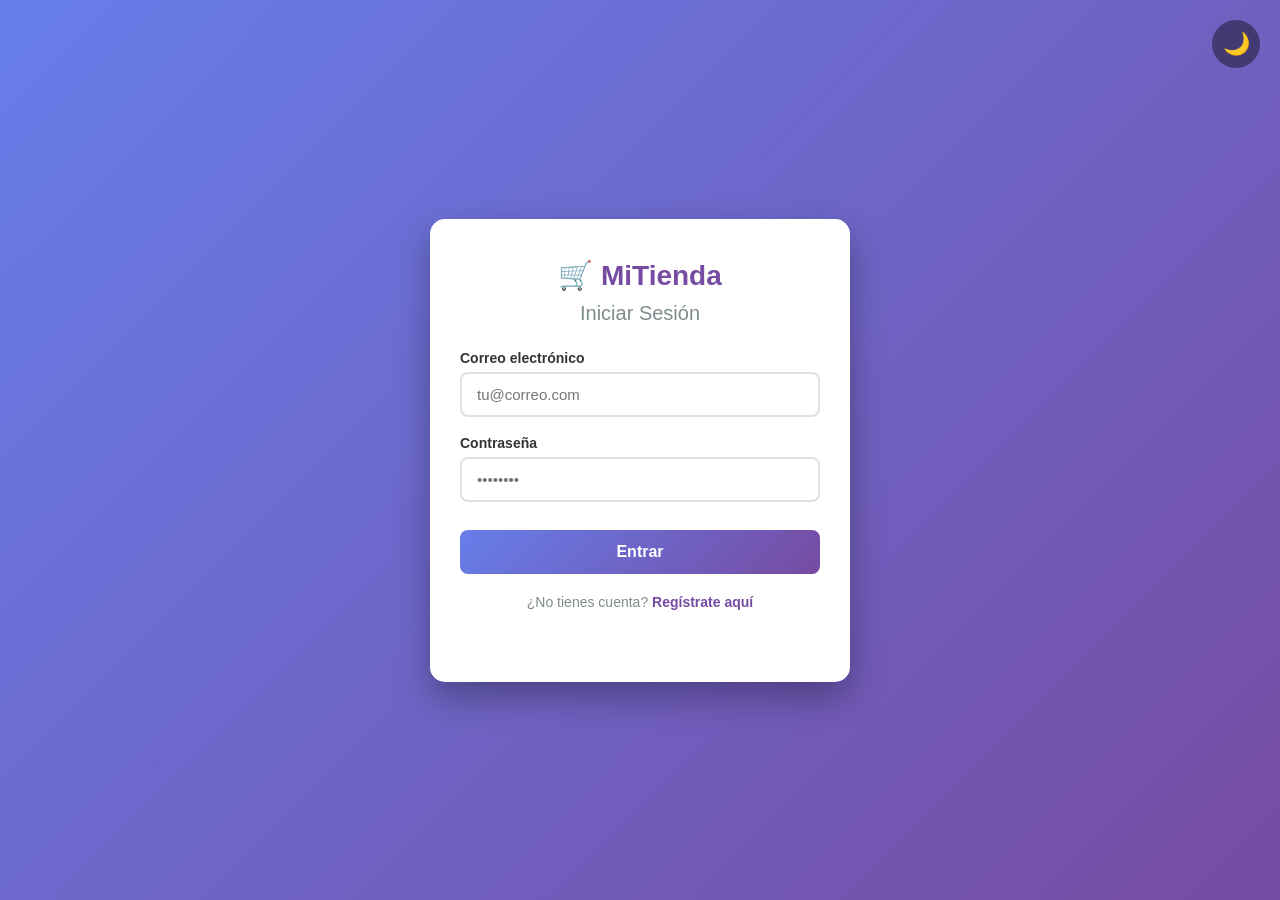
<file: wwwroot/index.html>
﻿<!DOCTYPE html>
<html lang="es">
<head>
<meta charset="UTF-8">
<meta name="viewport" content="width=device-width, initial-scale=1.0">
<title>MiTienda - Catálogo</title>
<link rel="stylesheet" href="css/styles.css">
</head>
<body>
<header class="main-header">
  <div class="logo">🛒 MiTienda</div>
  <nav><a id="adminLink" href="admin.html" style="display:none;">Admin</a>
    <a href="index.html">Inicio</a>
    <a href="carrito.html">🛍️ Carrito <span id="cartCount" class="badge">0</span></a>
    <a id="loginLink" href="login.html">Iniciar sesión</a>
    <a id="registerLink" href="registro.html">Registrarme</a>
    <span id="userInfo" class="user-info"></span>
    <button class="btn-tema" onclick="toggleTema()"><span id="iconoTema">🌙</span></button>
    <button id="logoutBtn" class="btn-logout">Salir</button>
  </nav>
</header>
<section class="hero">
  <h1>Bienvenido a MiTienda</h1>
  <p>Los mejores productos al mejor precio</p>
</section>
<section class="productos-section">
  <h2>Nuestros Productos</h2>
  <div id="productosGrid" class="productos-grid"></div>
</section>
<footer class="main-footer"><p>&copy; 2024 MiTienda</p></footer>
<script src="js/api.js"></script>
<script src="js/auth.js"></script>
<script src="js/productos.js"></script>
<script src="js/carrito.js"></script>
<script>
function toggleTema(){document.body.classList.toggle('dark');const o=document.body.classList.contains('dark');localStorage.setItem('tema',o?'oscuro':'claro');document.getElementById('iconoTema').textContent=o?'☀️':'🌙';}
if(localStorage.getItem('tema')==='oscuro'){document.body.classList.add('dark');document.getElementById('iconoTema').textContent='☀️';}
</script>
</body>
</html>
</file>
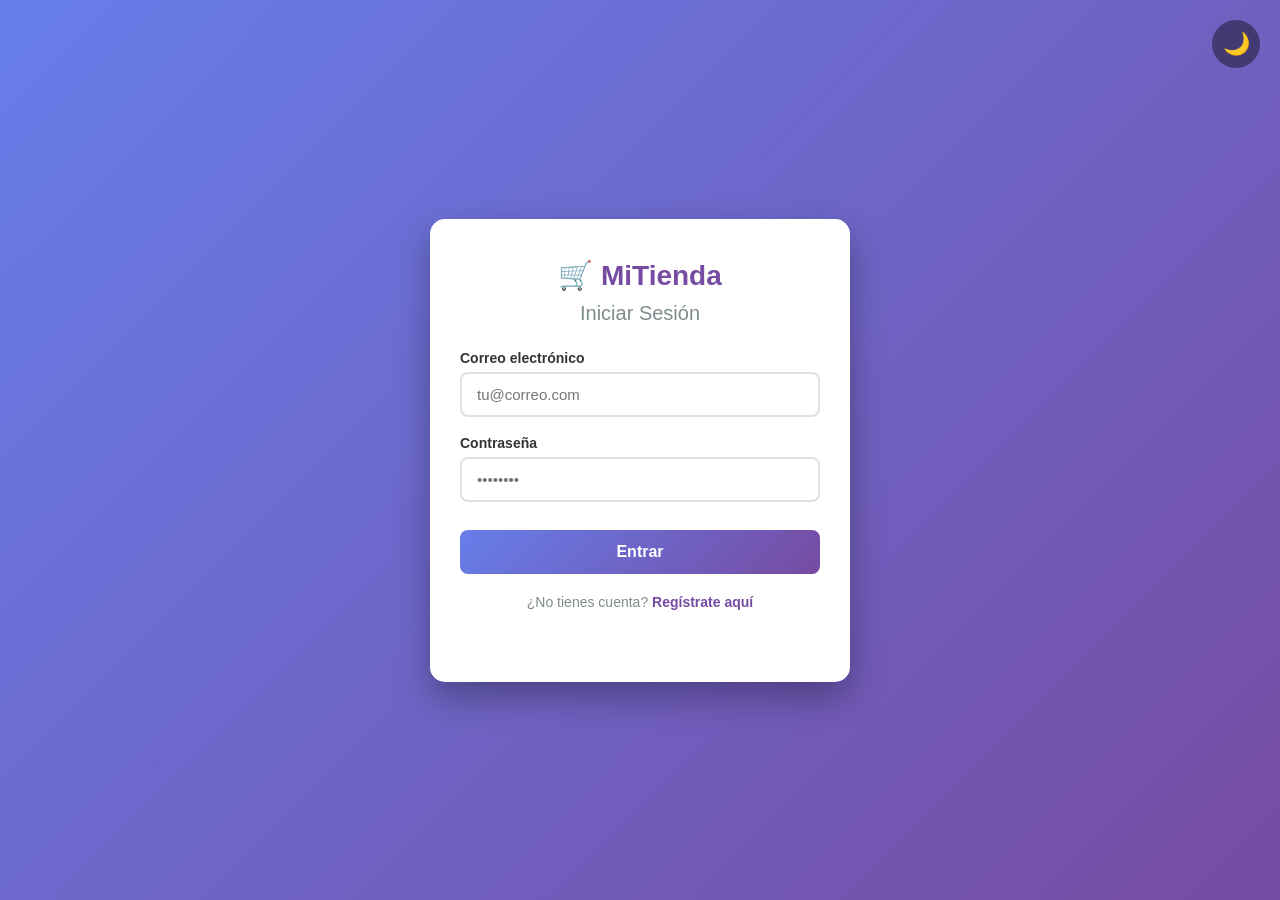
<file: wwwroot/admin.html>
﻿<!DOCTYPE html>
<html lang="es">
<head>
<meta charset="UTF-8">
<meta name="viewport" content="width=device-width, initial-scale=1.0">
<title>Administración - MiTienda</title>
<link rel="stylesheet" href="css/styles.css">
</head>
<body>
<header class="main-header">
  <div class="logo">🛒 MiTienda</div>
  <nav>
    <a href="index.html">Inicio</a>
    <a href="carrito.html">🛍️ Carrito <span id="cartCount" class="badge">0</span></a>
    <span id="userInfo" class="user-info"></span>
    <button id="logoutBtn" class="btn-logout">Salir</button>
  </nav>
</header>

<main class="carrito-section">
  <h2>Administración de productos</h2>

  <form id="productoForm" class="auth-card" style="max-width: 700px; margin: 0 auto 30px; text-align: left; padding: 30px;">
    <input type="hidden" id="productoId">
    <div class="input-group">
      <label for="productoNombre">Nombre</label>
      <input type="text" id="productoNombre" required>
    </div>
    <div class="input-group">
      <label for="productoDescripcion">Descripción</label>
      <input type="text" id="productoDescripcion" required>
    </div>
    <div class="input-group">
      <label for="productoPrecio">Precio</label>
      <input type="number" id="productoPrecio" min="0" step="0.01" required>
    </div>
    <div class="input-group">
      <label for="productoEmoji">Emoji</label>
      <input type="text" id="productoEmoji" value="📦" maxlength="3">
    </div>
    <button type="submit" class="btn-primary">Guardar producto</button>
    <button type="button" id="cancelarEdicion" class="btn-logout" style="margin-top: 10px; display: none;">Cancelar</button>
    <p id="productoError" class="error-msg"></p>
  </form>

  <div id="productosAdminList" class="productos-grid"></div>
</main>

<footer class="main-footer"><p>&copy; 2024 MiTienda</p></footer>

<script src="js/api.js"></script>
<script src="js/auth.js"></script>
<script src="js/carrito.js"></script>
<script src="js/admin.js"></script>
</body>
</html>
</file>
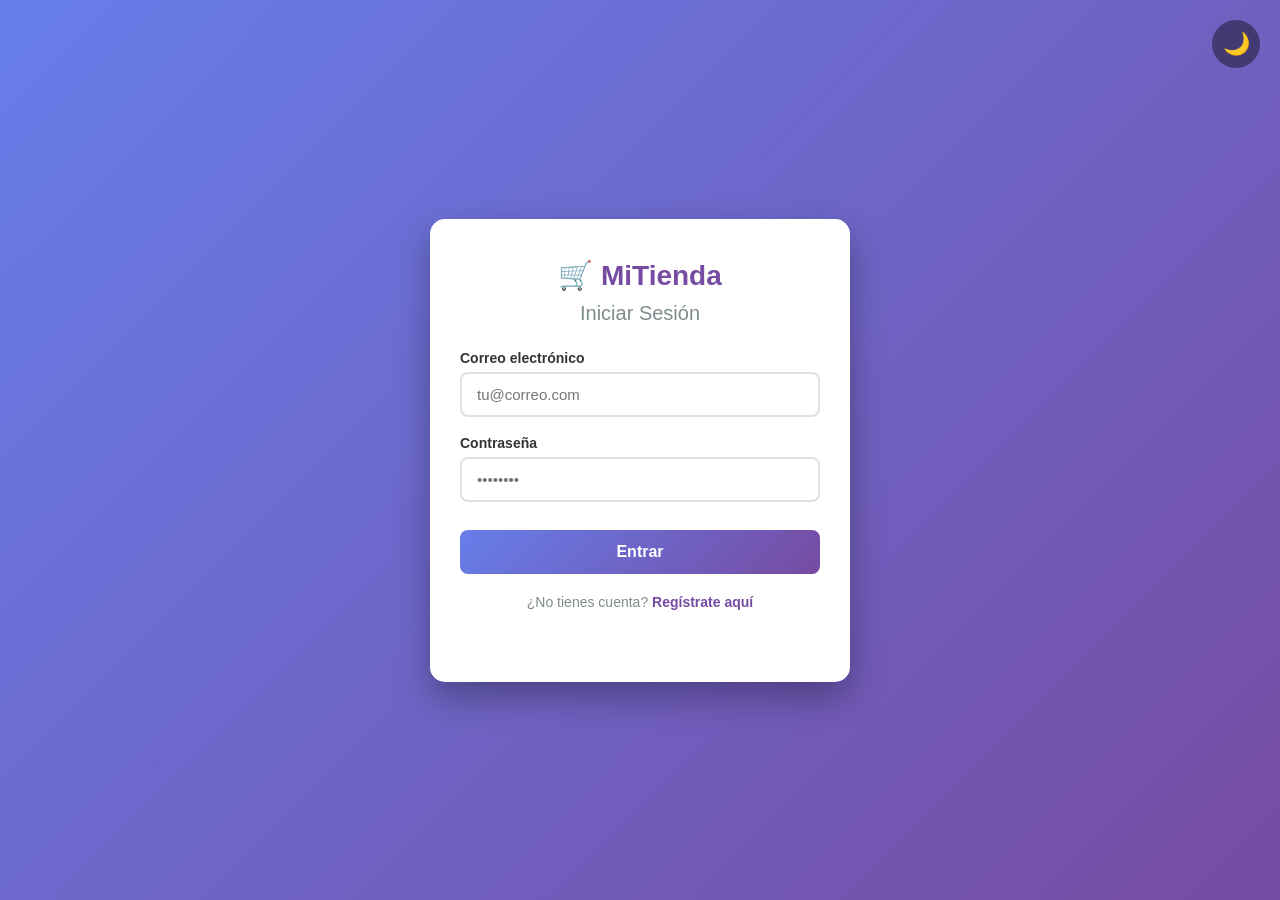
<file: wwwroot/carrito.html>
﻿<!DOCTYPE html>
<html lang="es">
<head>
<meta charset="UTF-8">
<meta name="viewport" content="width=device-width, initial-scale=1.0">
<title>Carrito - MiTienda</title>
<link rel="stylesheet" href="css/styles.css">
</head>
<body>
<header class="main-header">
  <div class="logo">🛒 MiTienda</div>
  <nav><a id="adminLink" href="admin.html" style="display:none;">Admin</a>
    <a href="index.html">Inicio</a>
    <a href="carrito.html">🛍️ Carrito <span id="cartCount" class="badge">0</span></a>
    <a id="loginLink" href="login.html">Iniciar sesión</a>
    <a id="registerLink" href="registro.html">Registrarme</a>
    <span id="userInfo" class="user-info"></span>
    <button class="btn-tema" onclick="toggleTema()"><span id="iconoTema">🌙</span></button>
    <button id="logoutBtn" class="btn-logout">Salir</button>
  </nav>
</header>
<section class="carrito-section">
  <h2>Tu Carrito de Compras</h2>
  <div id="carritoContainer"></div>
  <div id="carritoResumen" class="carrito-resumen" style="display:none;">
    <h3>Total: <span id="totalPrecio">$0.00</span></h3>
    <button id="btnComprar" class="btn-primary">Finalizar Compra</button>
  </div>
</section>
<footer class="main-footer"><p>&copy; 2024 MiTienda</p></footer>
<script src="js/api.js"></script>
<script src="js/auth.js"></script>
<script src="js/carrito.js"></script>
<script>
function toggleTema(){document.body.classList.toggle('dark');const o=document.body.classList.contains('dark');localStorage.setItem('tema',o?'oscuro':'claro');document.getElementById('iconoTema').textContent=o?'☀️':'🌙';}
if(localStorage.getItem('tema')==='oscuro'){document.body.classList.add('dark');document.getElementById('iconoTema').textContent='☀️';}
function renderCarrito(){
  const c=document.getElementById('carritoContainer');
  const r=document.getElementById('carritoResumen');
  const items=JSON.parse(localStorage.getItem('carrito')||'[]');
  if(items.length===0){
    c.innerHTML='<div class="carrito-vacio"><p>🛒 Tu carrito está vacío</p><a href="index.html" class="btn-primary" style="display:inline-block;text-decoration:none;padding:12px 30px;max-width:250px;margin:20px auto 0;">Ver productos</a></div>';
    r.style.display='none';return;
  }
  c.innerHTML=items.map(i=>`<div class="carrito-item"><div class="img">${i.emoji}</div><div class="info"><h4>${i.nombre}</h4><div class="precio">$${Number(i.precio).toFixed(2)} × ${i.cantidad} = $${(i.precio*i.cantidad).toFixed(2)}</div></div><button class="btn-eliminar" onclick="eliminar(${i.id})">🗑️</button></div>`).join('');
  const total=items.reduce((s,i)=>s+i.precio*i.cantidad,0);
  r.style.display='block';
  document.getElementById('totalPrecio').textContent='$'+total.toFixed(2);
}
function eliminar(id){let c=JSON.parse(localStorage.getItem('carrito')||'[]');c=c.filter(i=>i.id!==id);localStorage.setItem('carrito',JSON.stringify(c));actualizarContador();renderCarrito();}
document.getElementById('btnComprar').addEventListener('click',()=>{alert('🎉 ¡Gracias por tu compra!');localStorage.removeItem('carrito');actualizarContador();renderCarrito();});
document.addEventListener('DOMContentLoaded',renderCarrito);
</script>
</body>
</html>
</file>
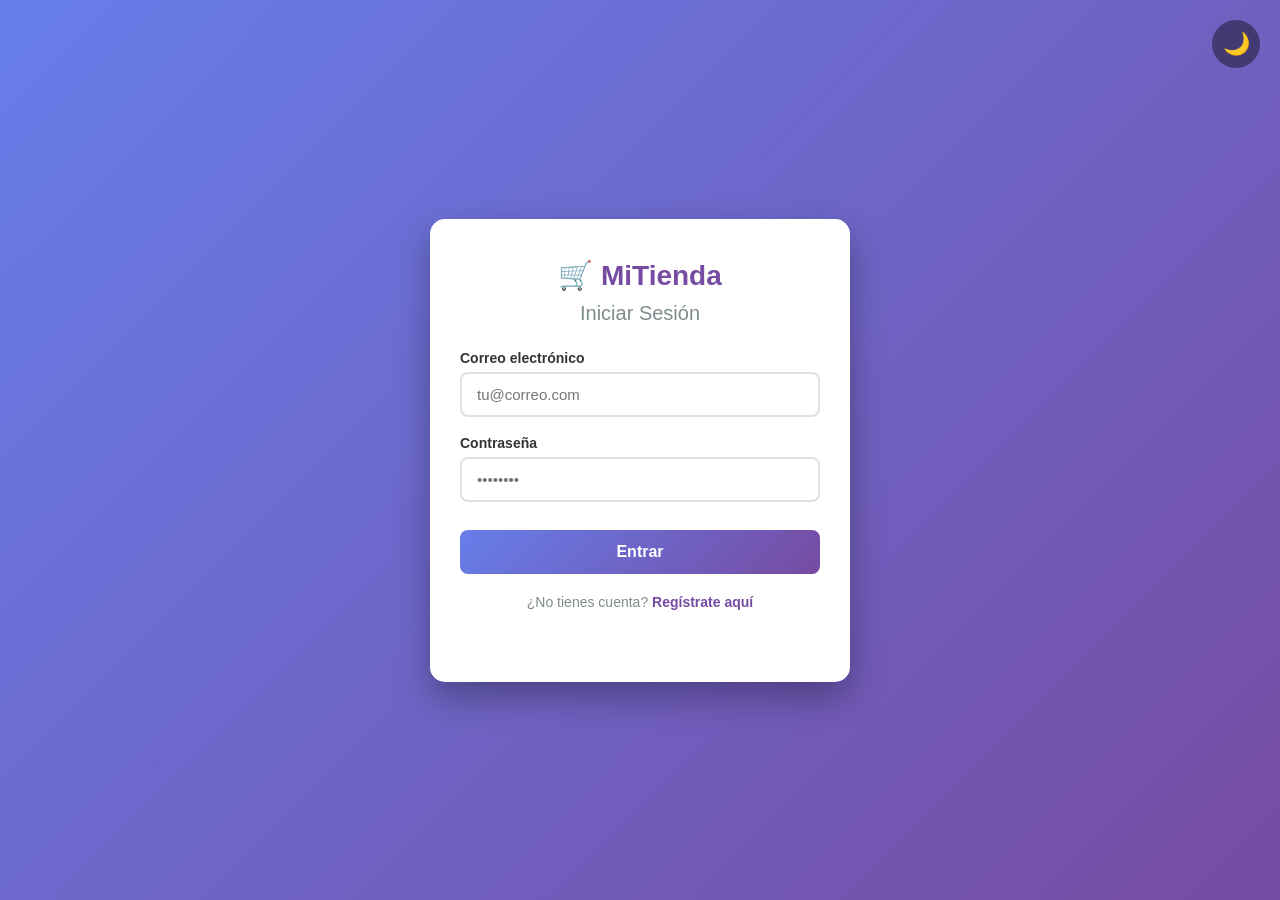
<file: wwwroot/login.html>
﻿<!DOCTYPE html>
<html lang="es">
<head>
<meta charset="UTF-8">
<meta name="viewport" content="width=device-width, initial-scale=1.0">
<title>Login - MiTienda</title>
<link rel="stylesheet" href="css/styles.css">
</head>
<body>
<button id="btnTemaFlotante" class="btn-tema-flotante" onclick="toggleTema()">🌙</button>
<div class="auth-body">
  <div class="auth-container">
    <div class="auth-card">
      <h1>🛒 MiTienda</h1>
      <h2>Iniciar Sesión</h2>
      <form id="loginForm">
        <div class="input-group">
          <label>Correo electrónico</label>
          <input type="email" id="loginEmail" required placeholder="tu@correo.com">
        </div>
        <div class="input-group">
          <label>Contraseña</label>
          <input type="password" id="loginPassword" required placeholder="••••••••">
        </div>
        <button type="submit" class="btn-primary">Entrar</button>
      </form>
      <p class="auth-link">¿No tienes cuenta? <a href="registro.html">Regístrate aquí</a></p>
      <p id="loginError" class="error-msg"></p>
    </div>
  </div>
</div>
<script src="js/api.js"></script>
<script src="js/auth.js"></script>
<script>
function toggleTema(){document.body.classList.toggle('dark');localStorage.setItem('tema',document.body.classList.contains('dark')?'oscuro':'claro');document.getElementById('btnTemaFlotante').textContent=document.body.classList.contains('dark')?'☀️':'🌙';}
if(localStorage.getItem('tema')==='oscuro'){document.body.classList.add('dark');document.getElementById('btnTemaFlotante').textContent='☀️';}
</script>
</body>
</html>
</file>
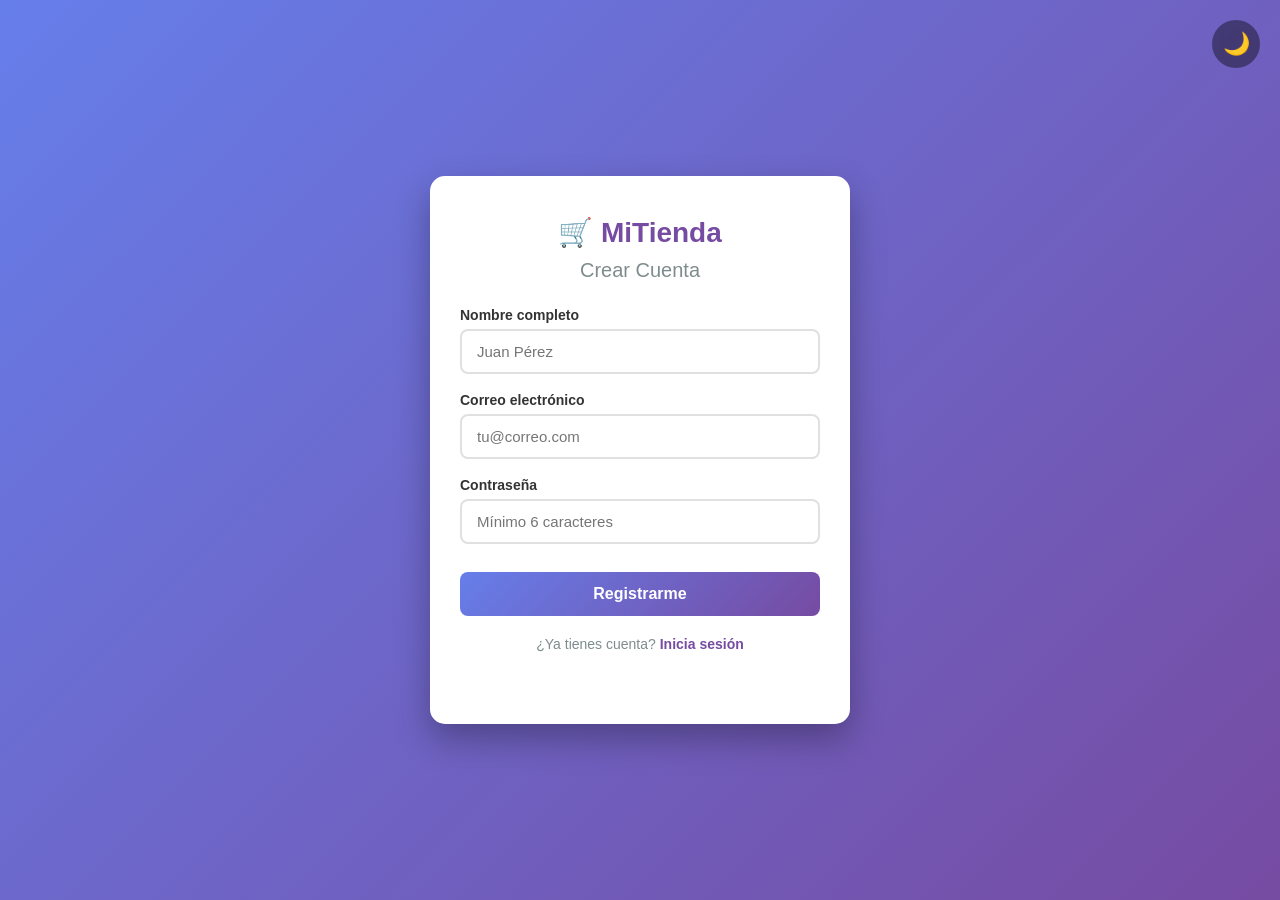
<file: wwwroot/registro.html>
﻿<!DOCTYPE html>
<html lang="es">
<head>
<meta charset="UTF-8">
<meta name="viewport" content="width=device-width, initial-scale=1.0">
<title>Registro - MiTienda</title>
<link rel="stylesheet" href="css/styles.css">
</head>
<body>
<button id="btnTemaFlotante" class="btn-tema-flotante" onclick="toggleTema()">🌙</button>
<div class="auth-body">
  <div class="auth-container">
    <div class="auth-card">
      <h1>🛒 MiTienda</h1>
      <h2>Crear Cuenta</h2>
      <form id="registroForm">
        <div class="input-group">
          <label>Nombre completo</label>
          <input type="text" id="regNombre" required placeholder="Juan Pérez">
        </div>
        <div class="input-group">
          <label>Correo electrónico</label>
          <input type="email" id="regEmail" required placeholder="tu@correo.com">
        </div>
        <div class="input-group">
          <label>Contraseña</label>
          <input type="password" id="regPassword" required minlength="6" placeholder="Mínimo 6 caracteres">
        </div>
        <button type="submit" class="btn-primary">Registrarme</button>
      </form>
      <p class="auth-link">¿Ya tienes cuenta? <a href="login.html">Inicia sesión</a></p>
      <p id="regError" class="error-msg"></p>
    </div>
  </div>
</div>
<script src="js/api.js"></script>
<script src="js/auth.js"></script>
<script>
function toggleTema(){document.body.classList.toggle('dark');localStorage.setItem('tema',document.body.classList.contains('dark')?'oscuro':'claro');document.getElementById('btnTemaFlotante').textContent=document.body.classList.contains('dark')?'☀️':'🌙';}
if(localStorage.getItem('tema')==='oscuro'){document.body.classList.add('dark');document.getElementById('btnTemaFlotante').textContent='☀️';}
</script>
</body>
</html>
</file>
<file: wwwroot/css/styles.css>
﻿:root{
  --bg-body:#f4f6f9;
  --bg-card:#fff;
  --bg-header:#2c3e50;
  --bg-img:linear-gradient(135deg,#f5f7fa,#c3cfe2);
  --bg-item:#fff;
  --bg-footer:#2c3e50;
  --tx:#333;
  --tx-titulo:#2c3e50;
  --tx-sec:#7f8c8d;
  --tx-header:#fff;
  --tx-info:#bdc3c7;
  --borde:#e0e0e0;
  --precio:#27ae60;
  --pri:#3498db;
  --pri-h:#2980b9;
  --peligro:#e74c3c;
  --peligro-h:#c0392b;
  --sombra:rgba(0,0,0,.08);
  --sombra-h:rgba(0,0,0,.15)
}
body.dark{--bg-body:#121212;--bg-card:#1e1e1e;--bg-header:#000;--bg-img:linear-gradient(135deg,#2a2a2a,#1a1a1a);--bg-item:#1e1e1e;--bg-footer:#000;--tx:#e0e0e0;--tx-titulo:#f5f5f5;--tx-sec:#a0a0a0;--tx-header:#fff;--tx-info:#a0a0a0;--borde:#333;--precio:#2ecc71;--pri:#2980b9;--pri-h:#3498db;--peligro:#c0392b;--peligro-h:#e74c3c;--sombra:rgba(255,255,255,.05);--sombra-h:rgba(255,255,255,.1)}
*{margin:0;padding:0;box-sizing:border-box;font-family:'Segoe UI',Arial,sans-serif;transition:background-color .3s,color .3s,border-color .3s}
body{background:var(--bg-body);color:var(--tx);min-height:100vh}
.visa{display:none}.visa.activa{display:block}
.btn-tema{background:rgba(255,255,255,.15);color:#fff;border:none;width:42px;height:42px;border-radius:50%;cursor:pointer;font-size:18px;display:flex;align-items:center;justify-content:center;transition:.3s}
.btn-tema:hover{background:rgba(255,255,255,.3);transform:rotate(20deg)}
.btn-tema-flotante{position:fixed;top:20px;right:20px;background:rgba(0,0,0,.4);color:#fff;border:none;width:48px;height:48px;border-radius:50%;cursor:pointer;font-size:22px;display:flex;align-items:center;justify-content:center;z-index:9999;backdrop-filter:blur(5px)}
.btn-tema-flotante:hover{background:rgba(0,0,0,.6);transform:rotate(20deg)}
.auth-body{display:flex;align-items:center;justify-content:center;min-height:100vh;background:linear-gradient(135deg,#667eea,#764ba2);padding:20px}
body.dark .auth-body{background:linear-gradient(135deg,#1a1a2e,#16213e)}
.auth-container{width:100%;max-width:420px}
.auth-card{background:var(--bg-card);padding:40px 30px;border-radius:15px;box-shadow:0 15px 35px rgba(0,0,0,.3);text-align:center}
.auth-card h1{color:#764ba2;margin-bottom:10px;font-size:28px}
body.dark .auth-card h1{color:#a29bfe}
.auth-card h2{color:var(--tx-sec);font-weight:400;margin-bottom:25px;font-size:20px}
.input-group{text-align:left;margin-bottom:18px}
.input-group label{display:block;font-size:14px;color:var(--tx);margin-bottom:6px;font-weight:600}
.input-group input{width:100%;padding:12px 15px;border:2px solid var(--borde);border-radius:8px;font-size:15px;background:var(--bg-card);color:var(--tx)}
.input-group input:focus{outline:none;border-color:#764ba2}
.btn-primary{width:100%;background:linear-gradient(135deg,#667eea,#764ba2);color:#fff;border:none;padding:13px;border-radius:8px;font-size:16px;font-weight:600;cursor:pointer;margin-top:10px}
.btn-primary:hover{transform:translateY(-2px);box-shadow:0 8px 20px rgba(118,75,162,.4)}
.auth-link{margin-top:20px;font-size:14px;color:var(--tx-sec)}
.auth-link a{color:#764ba2;text-decoration:none;font-weight:600;cursor:pointer}
body.dark .auth-link a{color:#a29bfe}
.error-msg{color:var(--peligro);font-size:14px;margin-top:12px;min-height:20px}
.main-header{background:var(--bg-header);color:var(--tx-header);padding:15px 30px;display:flex;justify-content:space-between;align-items:center;box-shadow:0 2px 10px rgba(0,0,0,.2);position:sticky;top:0;z-index:100}
.logo{font-size:22px;font-weight:bold}
.main-header nav{display:flex;align-items:center;gap:20px}
.main-header nav a{color:var(--tx-header);text-decoration:none;font-weight:500;cursor:pointer}
.main-header nav a:hover{color:var(--pri)}
.badge{background:var(--peligro);color:#fff;padding:2px 8px;border-radius:12px;font-size:12px;font-weight:bold;margin-left:5px}
.user-info{font-size:14px;color:var(--tx-info)}
.btn-logout{background:var(--peligro);color:#fff;border:none;padding:8px 15px;border-radius:6px;cursor:pointer;font-size:14px}
.hero{background:linear-gradient(135deg,#667eea,#764ba2);color:#fff;text-align:center;padding:60px 20px}
body.dark .hero{background:linear-gradient(135deg,#1a1a2e,#16213e)}
.hero h1{font-size:40px;margin-bottom:10px}
.hero p{font-size:18px;opacity:.9}
.productos-section{max-width:1200px;margin:40px auto;padding:0 20px}
.productos-section h2{text-align:center;margin-bottom:30px;color:var(--tx-titulo);font-size:28px}
.productos-grid{display:grid;grid-template-columns:repeat(auto-fill,minmax(240px,1fr));gap:25px}
.producto-card{background:var(--bg-card);border-radius:12px;overflow:hidden;box-shadow:0 4px 15px var(--sombra);display:flex;flex-direction:column}
.producto-card:hover{transform:translateY(-5px);box-shadow:0 10px 25px var(--sombra-h)}
.producto-img{width:100%;height:180px;display:flex;align-items:center;justify-content:center;font-size:70px;background:var(--bg-img)}
.producto-info{padding:18px;flex-grow:1;display:flex;flex-direction:column}
.producto-info h3{color:var(--tx-titulo);margin-bottom:8px;font-size:17px}
.producto-info p{color:var(--tx-sec);font-size:14px;margin-bottom:12px;flex-grow:1}
.producto-precio{font-size:20px;font-weight:bold;color:var(--precio);margin-bottom:12px}
.btn-agregar{background:var(--pri);color:#fff;border:none;padding:10px;border-radius:6px;cursor:pointer;font-weight:600;width:100%}
.btn-agregar:hover{background:var(--pri-h)}
.carrito-section{max-width:900px;margin:40px auto;padding:0 20px;min-height:calc(100vh - 250px)}
.carrito-section h2{color:var(--tx-titulo);margin-bottom:25px;text-align:center}
.carrito-item{background:var(--bg-item);display:flex;align-items:center;padding:15px;border-radius:10px;margin-bottom:15px;box-shadow:0 2px 10px var(--sombra);gap:15px}
.carrito-item .img{font-size:40px;background:var(--bg-body);padding:10px;border-radius:8px}
.carrito-item .info{flex-grow:1}
.carrito-item h4{color:var(--tx-titulo);margin-bottom:5px}
.carrito-item .precio{color:var(--precio);font-weight:bold}
.btn-eliminar{background:var(--peligro);color:#fff;border:none;padding:8px 12px;border-radius:6px;cursor:pointer;font-size:14px}
.carrito-resumen{background:var(--bg-card);padding:25px;border-radius:10px;text-align:right;box-shadow:0 4px 15px var(--sombra);margin-top:20px}
.carrito-resumen h3{color:var(--tx-titulo);margin-bottom:15px}
.carrito-resumen #totalPrecio{color:var(--precio)}
.carrito-vacio{text-align:center;padding:60px 20px;color:var(--tx-sec)}
.main-footer{background:var(--bg-footer);color:#fff;text-align:center;padding:20px;margin-top:60px}
.notificacion{position:fixed;bottom:30px;right:30px;background:#27ae60;color:#fff;padding:15px 25px;border-radius:8px;box-shadow:0 5px 20px rgba(0,0,0,.3);z-index:9999;font-weight:600}
@media(max-width:600px){.main-header{flex-direction:column;gap:12px;padding:15px}.main-header nav{flex-wrap:wrap;justify-content:center;gap:12px}.hero h1{font-size:28px}}
</file>
